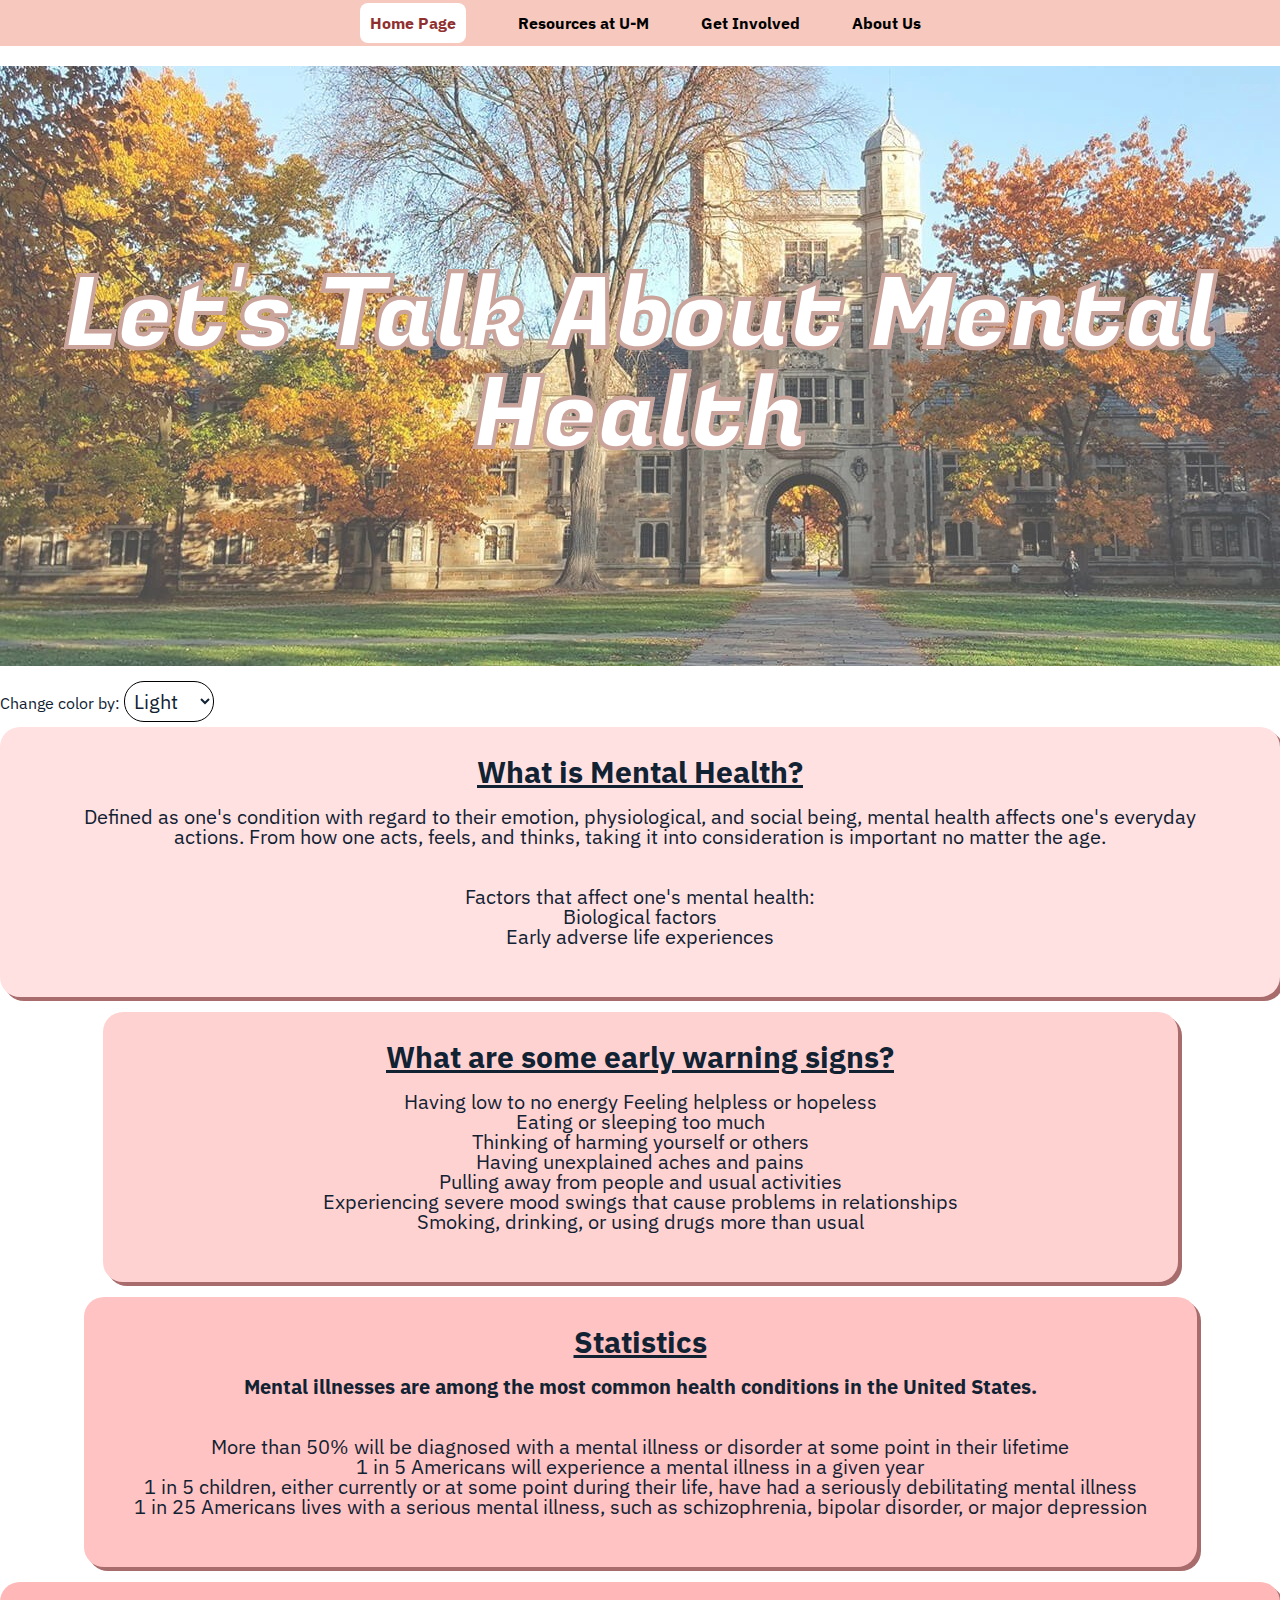
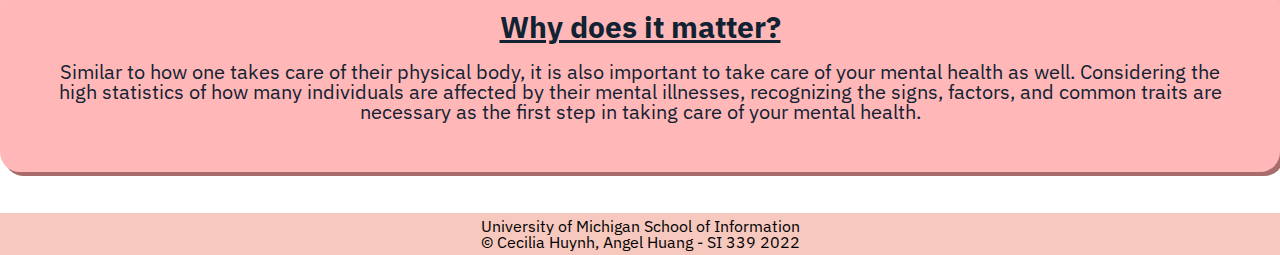
<file: index.html>
<!DOCTYPE html>
<html lang="en">
    <head>
        <meta charset="utf-8">
        <meta name="viewport" content="width=device-width, initial-scale=1.0">
        <link rel="icon" href="images/icon.png">
        <link rel="stylesheet" href="https://fonts.googleapis.com/css?family=IBM+Plex+Sans">
        <link rel="stylesheet" href="https://fonts.googleapis.com/css?family=Fugaz+One">
        <link rel="stylesheet" href="https://fonts.googleapis.com/css?family=Calistoga">
        <link rel="stylesheet" type="text/css" href="css/html5reset.css">
        <link rel="stylesheet" type="text/css" href="css/style.css">
        <title>Mental Health</title>
    </head>
    <body>
        <div class="skip"><a href= '#main'>Skip to Main Content</a></div>
        <header>
          <nav>
              <ul>
                <li><a href="index.html" class="here">Home Page</a></li>
                <li><a href="resources.html">Resources at U-M</a></li>
                <li><a href="involved.html">Get Involved</a></li>
                <li><a href="about.html">About Us</a></li>
              </ul>
            </nav>
        </header>
        <main class="container" id="main">
          <div class="title">
            <h1>Let's Talk About Mental Health</h1>
          </div>
          <label>Change color by:
            <select name="theme-select" id="theme-select">
              <option value="light">Light</option>
              <option value="purple">Purple</option>
              <option value="blue">Blue</option>
              <option value="pink">Pink</option>
              <option value="yellow">Yellow</option>
              <option value="sage">Sage</option>
            </select>
          </label>
          <div class="about_text-block" tabindex="0">
            <h2>What is Mental Health?</h2>
            <p>
              Defined as one's condition with regard to their emotion, physiological, and social being, mental health affects one's everyday actions. From how one acts, feels, and thinks, taking it into consideration is important no matter the age. 
            </p>
            <p>
              Factors that affect one's mental health:
              <br>Biological factors</br>
              Early adverse life experiences
            </p>
          </div>
          <div class="early_signs_text-block" tabindex="0">
            <h2>What are some early warning signs?</h2>
            <p>
              Having low to no energy
              Feeling helpless or hopeless
              <br>Eating or sleeping too much</br>
              Thinking of harming yourself or others
              <br>Having unexplained aches and pains</br>
              Pulling away from people and usual activities
              <br>Experiencing severe mood swings that cause problems in relationships</br>
              Smoking, drinking, or using drugs more than usual
            </p>
          </div>
          <div class="statistics_text-block" tabindex="0">
            <h2>Statistics</h2>
            <h3>Mental illnesses are among the most common health conditions in the United States.</h3>
            <p>
              <ul>
                <li>More than 50% will be diagnosed with a mental illness or disorder at some point in their lifetime</li>
                <li>1 in 5 Americans will experience a mental illness in a given year</li>
                <li>1 in 5 children, either currently or at some point during their life, have had a seriously debilitating mental illness</li>
                <li>1 in 25 Americans lives with a serious mental illness, such as schizophrenia, bipolar disorder, or major depression</li>
              </ul>
            </p>
          </div>
          <div class="why_text-block" tabindex="0">
            <h2>Why does it matter?</h2>
            <p>Similar to how one takes care of their physical body, it is also important to take care of your mental health as well. Considering the high statistics of how many individuals are affected by their mental illnesses, recognizing the signs, factors, and common traits are necessary as the first step in taking care of your mental health. </p>
          </div>
          <br>
        </main>
        <footer>
          <p>University of Michigan School of Information <br>
            &copy; Cecilia Huynh, Angel Huang - SI 339 2022</p>
        </footer>
        <script src="js/extra.js"></script>
    </body>
</html>
</file>
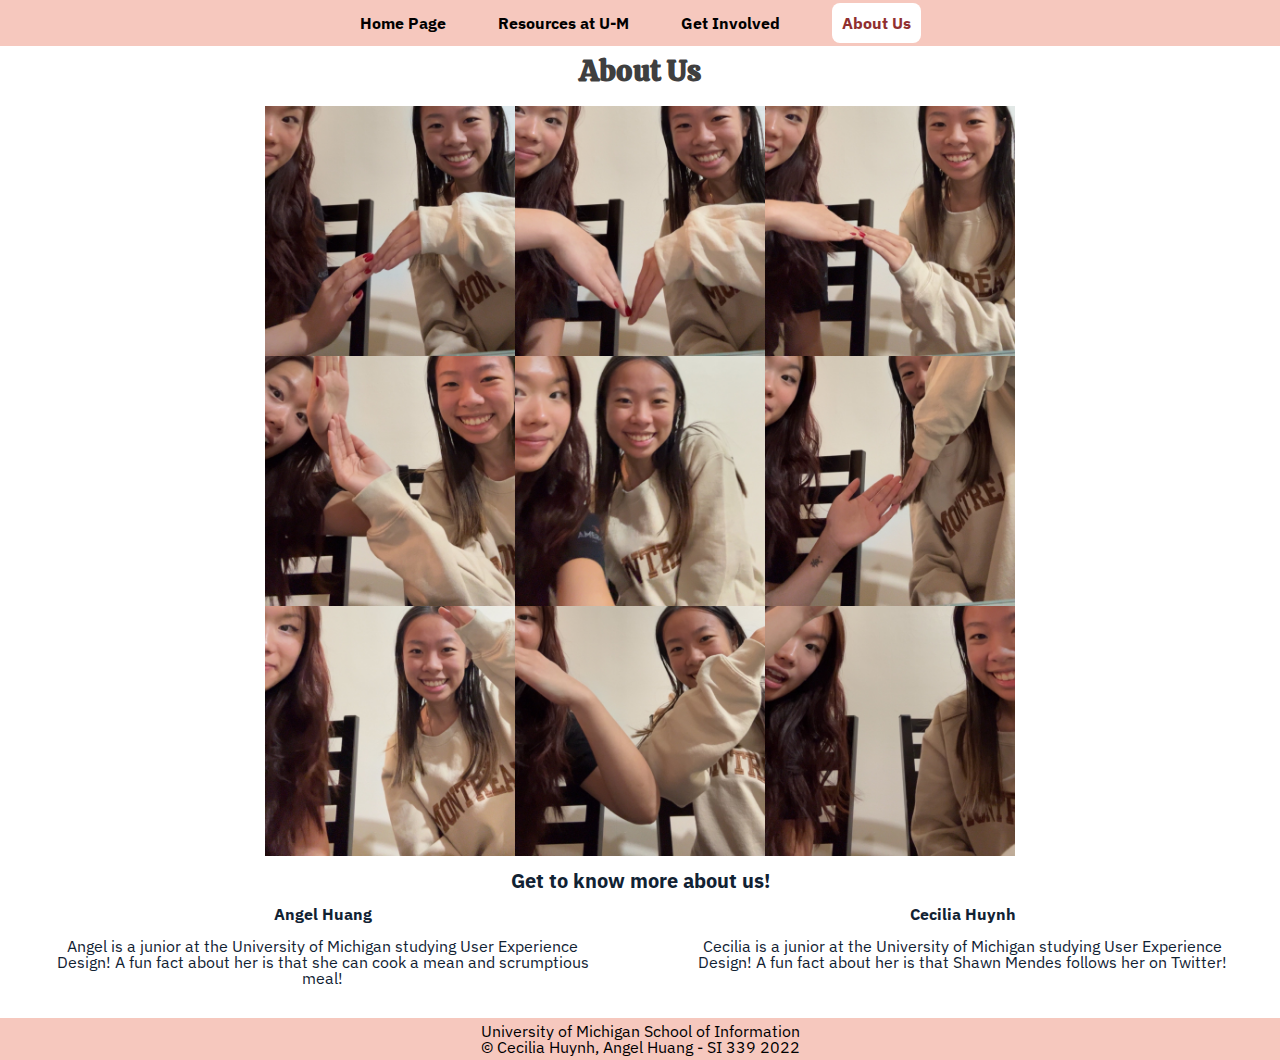
<file: about.html>
<!DOCTYPE html>
<html lang="en">
    <head>
        <meta charset="utf-8">
        <meta name="viewport" content="width=device-width, initial-scale=1.0">
        <link rel="icon" href="images/icon.png">
        <link rel="stylesheet" type="text/css" href="css/html5reset.css">
        <link rel="stylesheet" type="text/css" href="css/style.css">
        <link rel="stylesheet" href="https://fonts.googleapis.com/css?family=IBM+Plex+Sans">
        <link rel="stylesheet" href="https://fonts.googleapis.com/css?family=Fugaz+One">
        <link rel="stylesheet" href="https://fonts.googleapis.com/css?family=Calistoga">
        <title>About Us</title>
    </head>
    <body>
        <div class="skip"><a href= '#main'>Skip to Main Content</a></div>
        <header>
            <nav>
                <ul>
                    <li><a href="index.html">Home Page</a></li>
                    <li><a href="resources.html">Resources at U-M</a></li>
                    <li><a href="involved.html">Get Involved</a></li>
                    <li><a href="about.html" class="here">About Us</a></li>
                </ul>
            </nav>  
            <h1>About Us</h1>
        </header>
        <main class="container" id="main">
            <div class = "grid2">
                <div class = "1_heart" id = "lefttop_heart">
                    <img src = "images/left_top.jpg" width="350" alt = "left top of heart"/></a>
                </div>
                <div class = "2_heart" id = "middletop_heart">
                    <img src = "images/top_middle.jpg" width="350" alt = "top middle of heart"/></a>
                </div>
                <div class = "3_heart" id = "righttop_heart">
                    <img src = "images/right_top.jpg" width="350" alt = "right top of heart"/></a>
                </div>
                <div class = "4_heart" id = "leftmiddle_heart">
                    <img src = "images/left_middle.jpg" width="350" alt = "left middle of heart"/></a>
                </div>
                <div class = "5_heart" id = "middlemiddle_heart">
                    <img src = "images/middle.jpg" width="350" alt = "middle of heart"/></a>
                </div>
                <div class = "6_heart" id = "middleright_heart">
                    <img src = "images/right_middle.jpg" width="350" alt = "right middle of heart"/></a>
                </div>
                <div class = "7_heart" id = "bottomleft_heart">
                    <img src = "images/left_bottom.jpg" width="350" alt = "left bottom of heart"/></a>
                </div>
                <div class = "8_heart" id = "bottommiddle_heart">
                    <img src = "images/bottom_middle.jpg" width="350" alt = "bottom middle of heart"/></a>
                </div>
                <div class = "9_heart" id = "bottomright_heart">
                    <img src = "images/right_bottom.jpg" width="350" alt = "right bottom of heart"/></a>
                </div>
            </div>
            <h2>Get to know more about us!</h2>
            <div class = "textgrid">
                <div>
                    <h3>Angel Huang</h3><br>
                    <p>Angel is a junior at the University of Michigan studying User Experience Design! A fun fact about her is that she can cook a mean and scrumptious meal!</p>
                    <br>
                    <br>
                </div>
                <div>
                    <h3>Cecilia Huynh</h3><br>
                    <p>Cecilia is a junior at the University of Michigan studying User Experience Design! A fun fact about her is that Shawn Mendes follows her on Twitter!</p>
                    <br>
                    <br>
                </div>
            </div>
    </main>
        <footer>
            <p>University of Michigan School of Information <br>
            &copy; Cecilia Huynh, Angel Huang - SI 339 2022</p>
        </footer>
    </body>
</html>
</file>
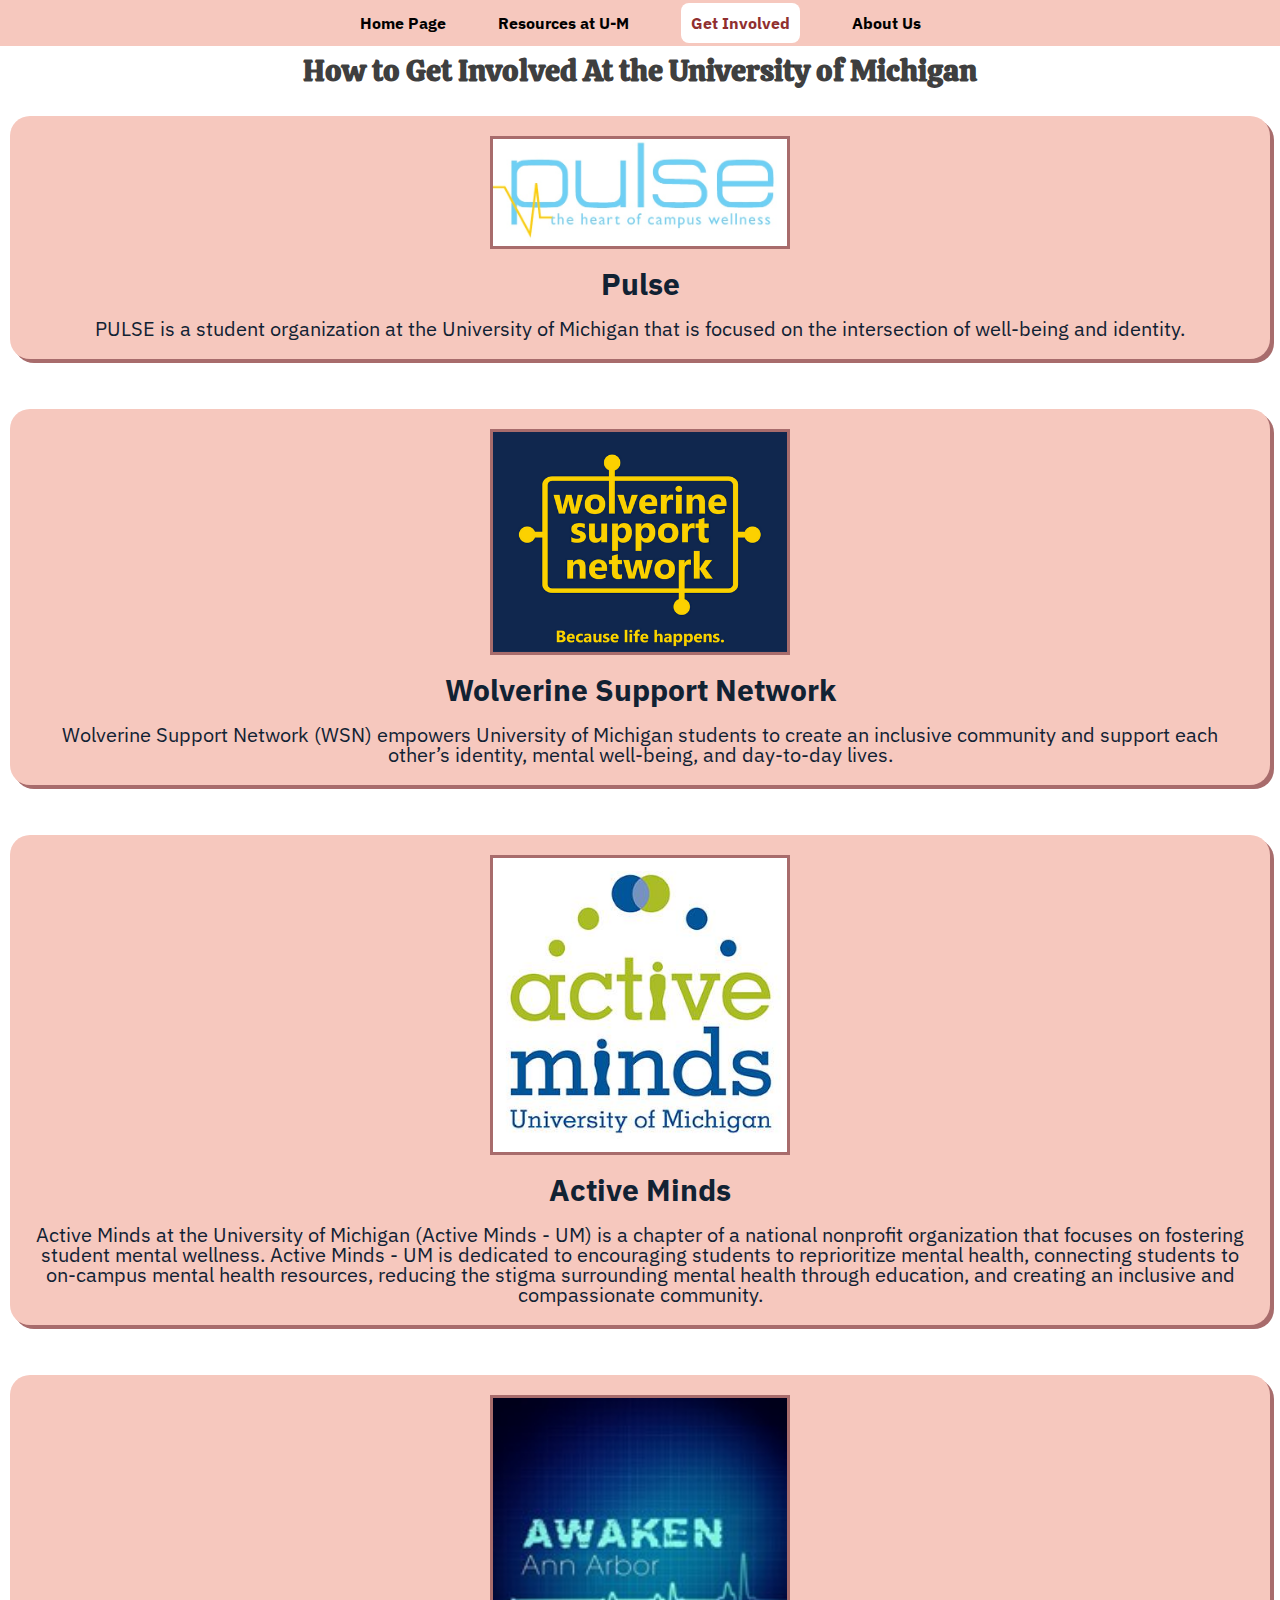
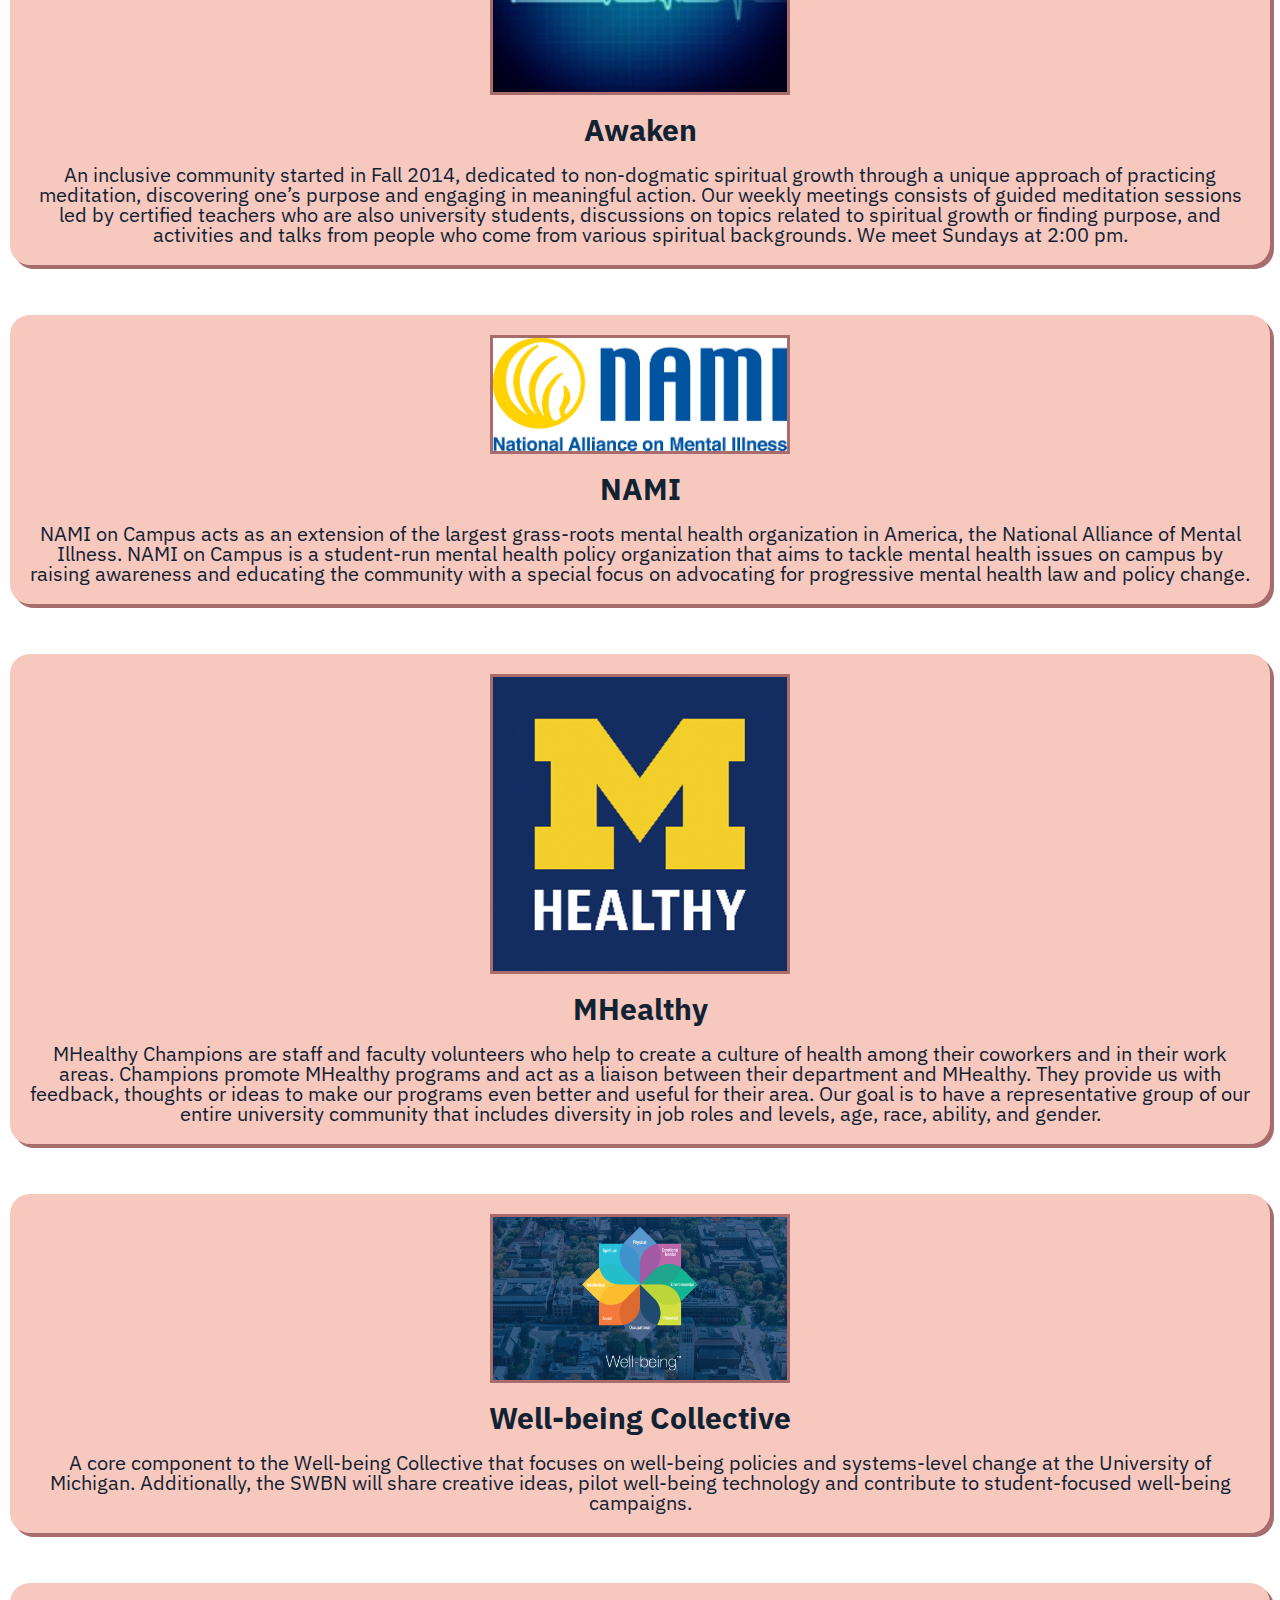
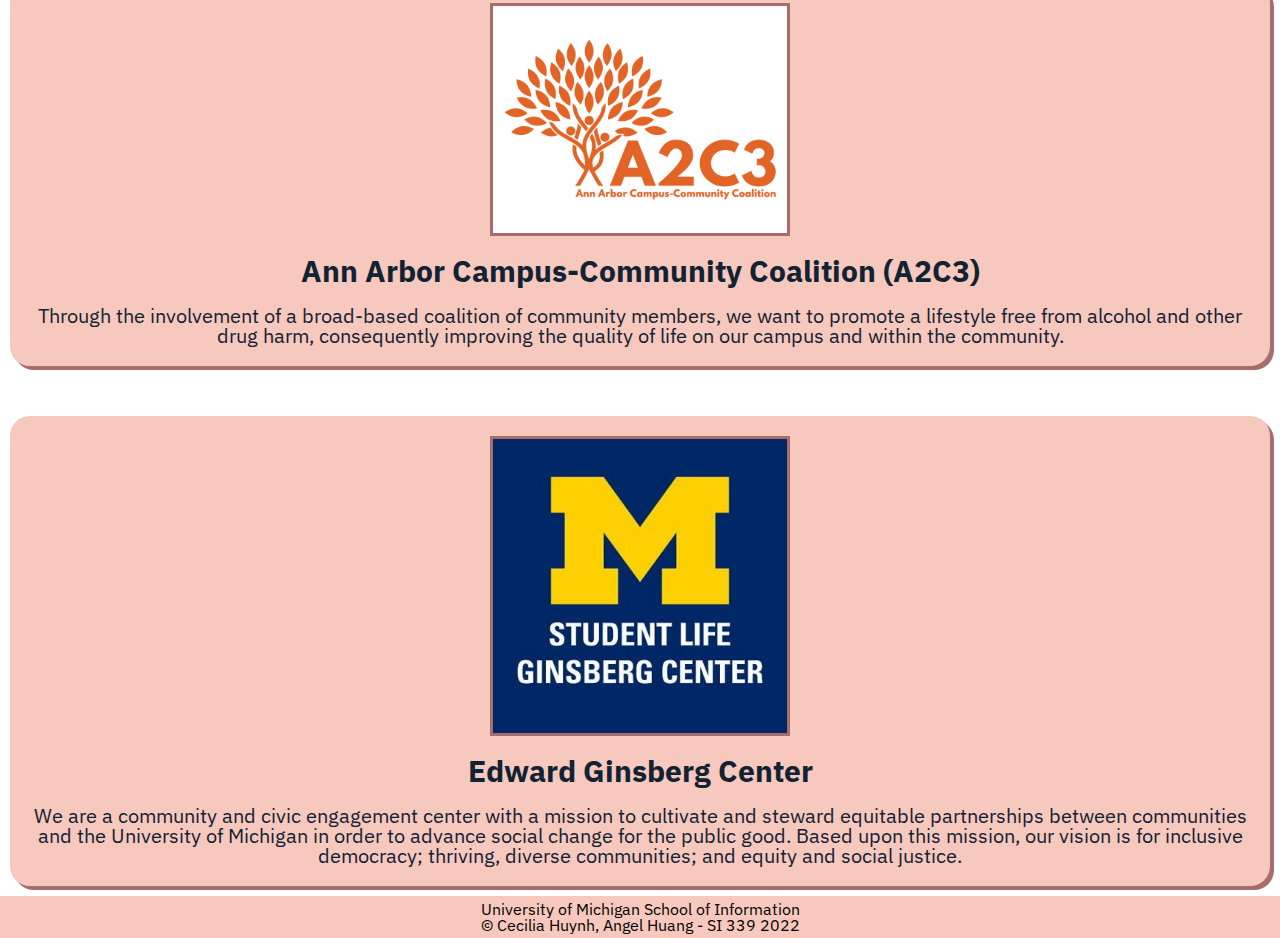
<file: involved.html>
<!DOCTYPE html>
<html lang="en">
    <head>
        <meta charset="utf-8">
        <meta name="viewport" content="width=device-width, initial-scale=1.0">
        <link rel="icon" href="images/icon.png">
        <link rel="stylesheet" href="https://fonts.googleapis.com/css?family=IBM+Plex+Sans">
        <link rel="stylesheet" href="https://fonts.googleapis.com/css?family=Fugaz+One">
        <link rel="stylesheet" href="https://fonts.googleapis.com/css?family=Calistoga">
        <link rel="stylesheet" type="text/css" href="css/html5reset.css">
        <link rel="stylesheet" type="text/css" href="css/style.css">
        <title>How to Get Involved At the University of Michigan</title>
    </head>
    <body>
        <div class="skip"><a href= '#main'>Skip to Main Content</a></div>
        <header>
            <nav>
                <ul>
                    <li><a href="index.html">Home Page</a></li>
                    <li><a href="resources.html">Resources at U-M</a></li>
                    <li><a href="involved.html" class="here">Get Involved</a></li>
                    <li><a href="about.html">About Us</a></li>
                </ul>
            </nav>  
            <h1>How to Get Involved At the University of Michigan</h1>
        </header>
        <main class="involve" id="main">
            <div class="clubs">
                <div class="pulse">
                    <div class="gallery">
                        <img src="images/pulse.jpeg" alt="pulse" class="image">
                        <div class="overlay">
                            <a href="https://www.pulseumich.com/">
                                <div class="text">Pulse</div>
                            </a>
                        </div>
                    </div>
                    <div class="text-block" tabindex="0">
                        <h1>Pulse</h1>
                        <p>PULSE is a student organization at the University of Michigan that is focused on the intersection of well-being and identity.</p>
                    </div>
                </div>
                <div class="wolverine">
                    <div class="gallery">
                        <img src="images/wolverine_support_network.png" alt="wolverine_support_network" class="image">
                        <div class="overlay">
                            <a href="https://www.umichwsn.org/">
                                <div class="text">Wolverine Suppport Network</div>
                            </a>
                        </div>
                    </div>
                    <div class="text-block" tabindex="0">
                        <h1>Wolverine Support Network</h1>
                        <p>Wolverine Support Network (WSN) empowers University of Michigan students to create an inclusive community and support each other’s identity, mental well-being, and day-to-day lives.</p>
                    </div>
                </div>
                <div class="active">
                    <div class="gallery">
                        <img src="images/active_minds.jpeg" alt="active_minds" class="image">
                        <div class="overlay">
                            <a href="https://amuofm.wixsite.com/amuofm">
                                <div class="text">Active Minds</div>
                            </a>
                        </div>
                    </div>
                    <div class="text-block" tabindex="0">
                        <h1>Active Minds</h1>
                        <p>Active Minds at the University of Michigan (Active Minds - UM) is a chapter of a national nonprofit organization that focuses on fostering student mental wellness. Active Minds - UM is dedicated to encouraging students to reprioritize mental health, connecting students to on-campus mental health resources, reducing the stigma surrounding mental health through education, and creating an inclusive and compassionate community.</p>
                    </div>
                </div>
                <div class="awaken">
                    <div class="gallery">
                        <img src="images/awaken.jpeg" alt="awaken" class="image">
                        <div class="overlay">
                            <a href="https://maizepages.umich.edu/organization/awakenannarbor">
                                <div class="text">Awaken</div>
                            </a>
                        </div>
                    </div>
                    <div class="text-block" tabindex="0">
                        <h1>Awaken</h1>
                        <p>An inclusive community started in Fall 2014, dedicated to non-dogmatic spiritual growth through a unique approach of practicing meditation, discovering one’s purpose and engaging in meaningful action. Our weekly meetings consists of guided meditation sessions led by certified teachers who are also university students, discussions on topics related to spiritual growth or finding purpose, and activities and talks from people who come from various spiritual backgrounds. We meet Sundays at 2:00 pm.</p>
                    </div>
                </div>
                <div class="nami">
                    <div class="gallery">
                        <img src="images/nami.jpeg" alt="nami" class="image">
                        <div class="overlay">
                            <a href="https://www.nami.org/Your-Journey/Kids-Teens-and-Young-Adults/Young-Adults/Mental-Health-in-College">
                                <div class="text">NAMI</div>
                            </a>
                        </div>
                    </div>
                    <div class="text-block" tabindex="0">
                        <h1>NAMI</h1>
                        <p>NAMI on Campus acts as an extension of the largest grass-roots mental health organization in America, the National Alliance of Mental Illness. NAMI on Campus is a student-run mental health policy organization that aims to tackle mental health issues on campus by raising awareness and educating the community with a special focus on advocating for progressive mental health law and policy change.</p>
                    </div>
                </div>
                <div class="mhealthy">
                    <div class="gallery">
                        <img src="images/mhealthy.png" alt="mhealthy-champions" class="image">
                        <div class="overlay">
                            <a href="https://hr.umich.edu/benefits-wellness/health-well-being/mhealthy/more-well-being-resources/mhealthy-champions">
                                <div class="text">MHealthy</div>
                            </a>
                        </div>
                    </div>
                    <div class="text-block" tabindex="0">
                        <h1>MHealthy</h1>
                        <p>MHealthy Champions are staff and faculty volunteers who help to create a culture of health among their coworkers and in their work areas. Champions promote MHealthy programs and act as a liaison between their department and MHealthy. They provide us with feedback, thoughts or ideas to make our programs even better and useful for their area. Our goal is to have a representative group of our entire university community that includes diversity in job roles and levels, age, race, ability, and gender.
                        </p>
                    </div>
                </div>
                <div class="wellbeing">
                    <div class="gallery">
                        <img src="images/wellbeing.png" alt = "wellbeing_network" class="image">
                        <div class="overlay">
                            <a href="https://docs.google.com/forms/d/e/1FAIpQLSeGm3qnsaj4MwGFzb6DVXHKBQQrnjMCriSqYpuW4-vYU7xHtw/viewform">
                                <div class="text">Well-being Collective</div>
                            </a>
                        </div>
                    </div>
                    <div class="text-block" tabindex="0">
                        <h1>Well-being Collective</h1>
                        <p>A core component to the Well-being Collective that focuses on well-being policies and systems-level change at the University of Michigan. Additionally, the SWBN will share creative ideas, pilot well-being technology and contribute to student-focused well-being campaigns.</p>
                    </div>
                </div>
                <div class="a2c3">
                    <div class="gallery">
                        <img src="images/a2c3.jpeg" alt = "a2c3" class="image">
                        <div class="overlay">
                            <a href="https://uhs.umich.edu/a2c3">
                                <div class="text">Ann Arbor Campus-Community Coalition (A2C3)</div>
                            </a>
                        </div>
                    </div>
                    <div class="text-block" tabindex="0">
                        <h1>Ann Arbor Campus-Community Coalition (A2C3)</h1>
                        <p>Through the involvement of a broad-based coalition of community members, we want to promote a lifestyle free from alcohol and other drug harm, consequently improving the quality of life on our campus and within the community.</p>
                    </div>
                </div>
                <div class="ginsberg">
                    <div class="gallery">
                        <img src="images/ginsberg.png" alt = "ginsberg" class="image">
                        <div class="overlay">
                            <a href="https://ginsberg.umich.edu/">
                                <div class="text">Edward Ginsberg Center</div>
                            </a>
                        </div>
                    </div>
                    <div class="text-block" tabindex="0">
                        <h1>Edward Ginsberg Center</h1>
                        <p>We are a community and civic engagement center with a mission to cultivate and steward equitable partnerships between communities and the University of Michigan in order to advance social change for the public good. Based upon this mission, our vision is for inclusive democracy; thriving, diverse communities; and equity and social justice.</p>
                    </div>
                </div>
            </div>
        </main>
        <footer>
            <p>University of Michigan School of Information <br>
            &copy; Cecilia Huynh, Angel Huang - SI 339 2022</p>
        </footer>
    </body>
</html>
</file>
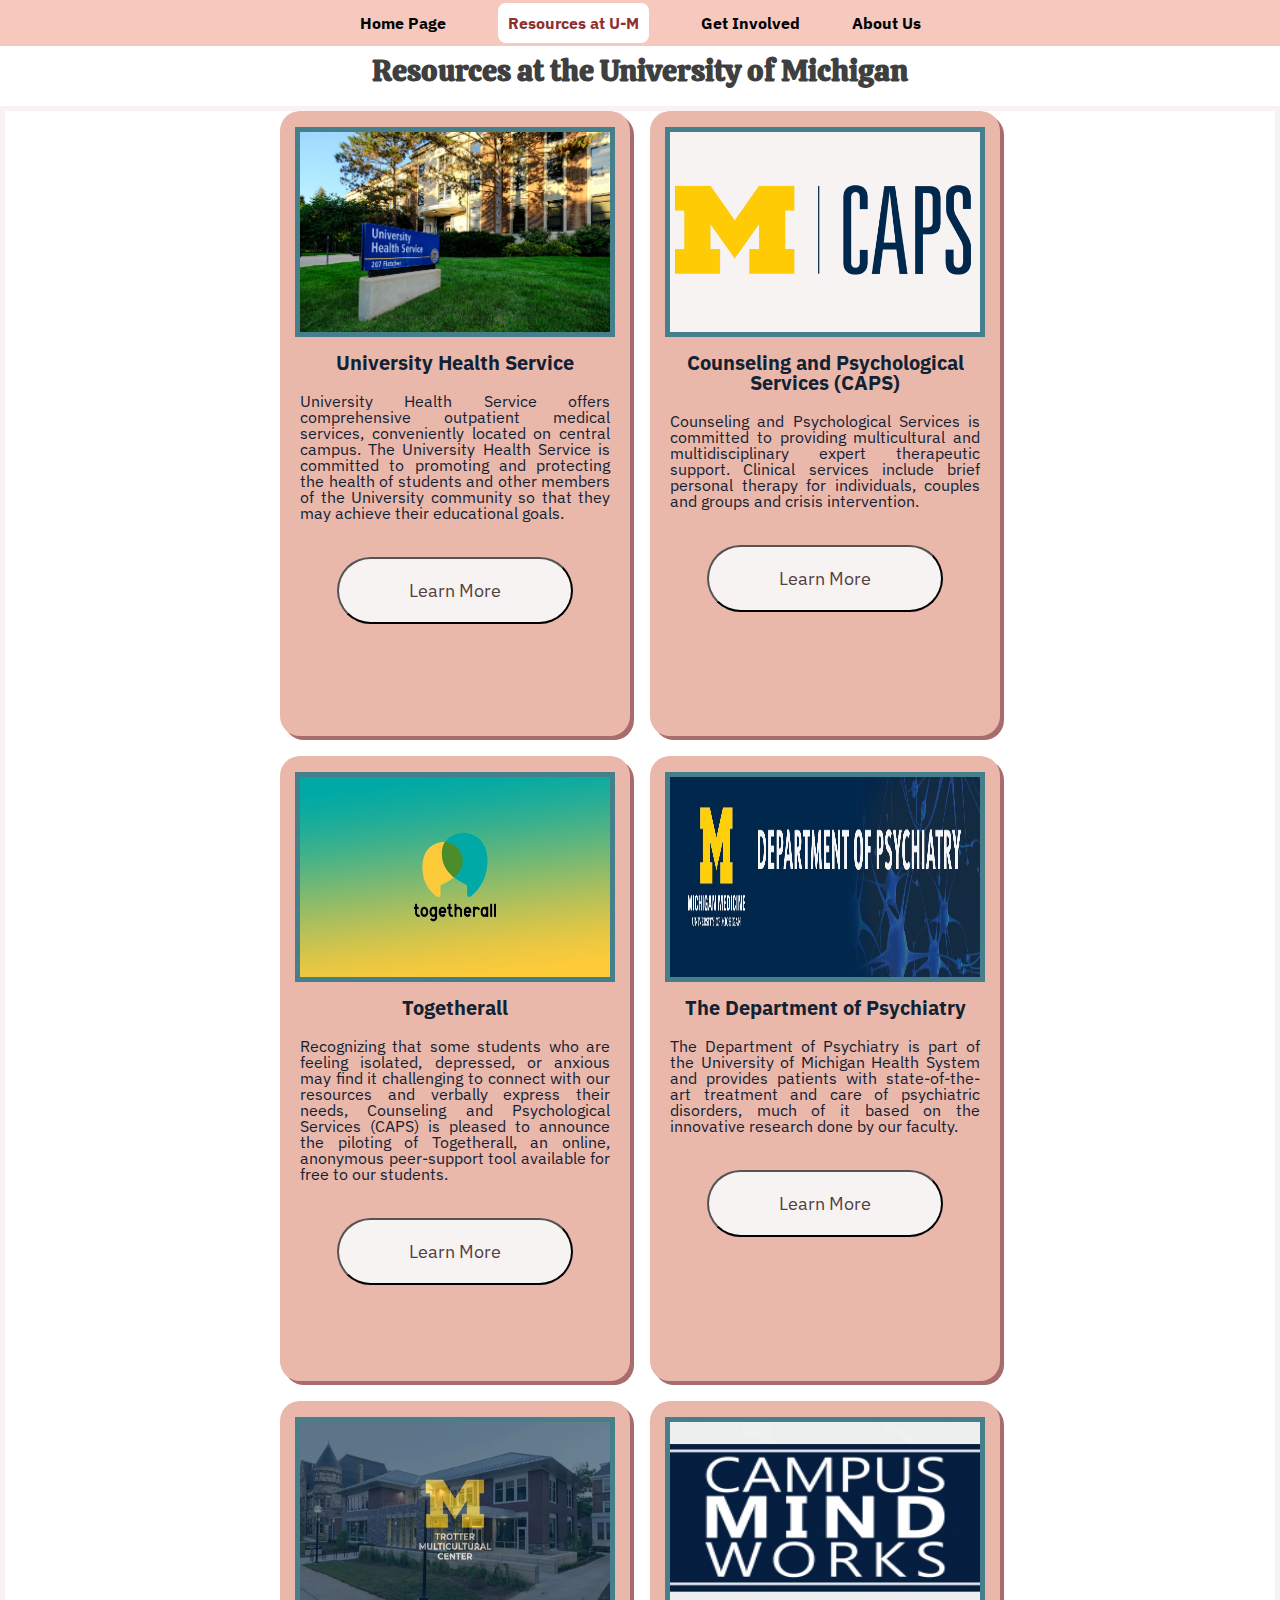
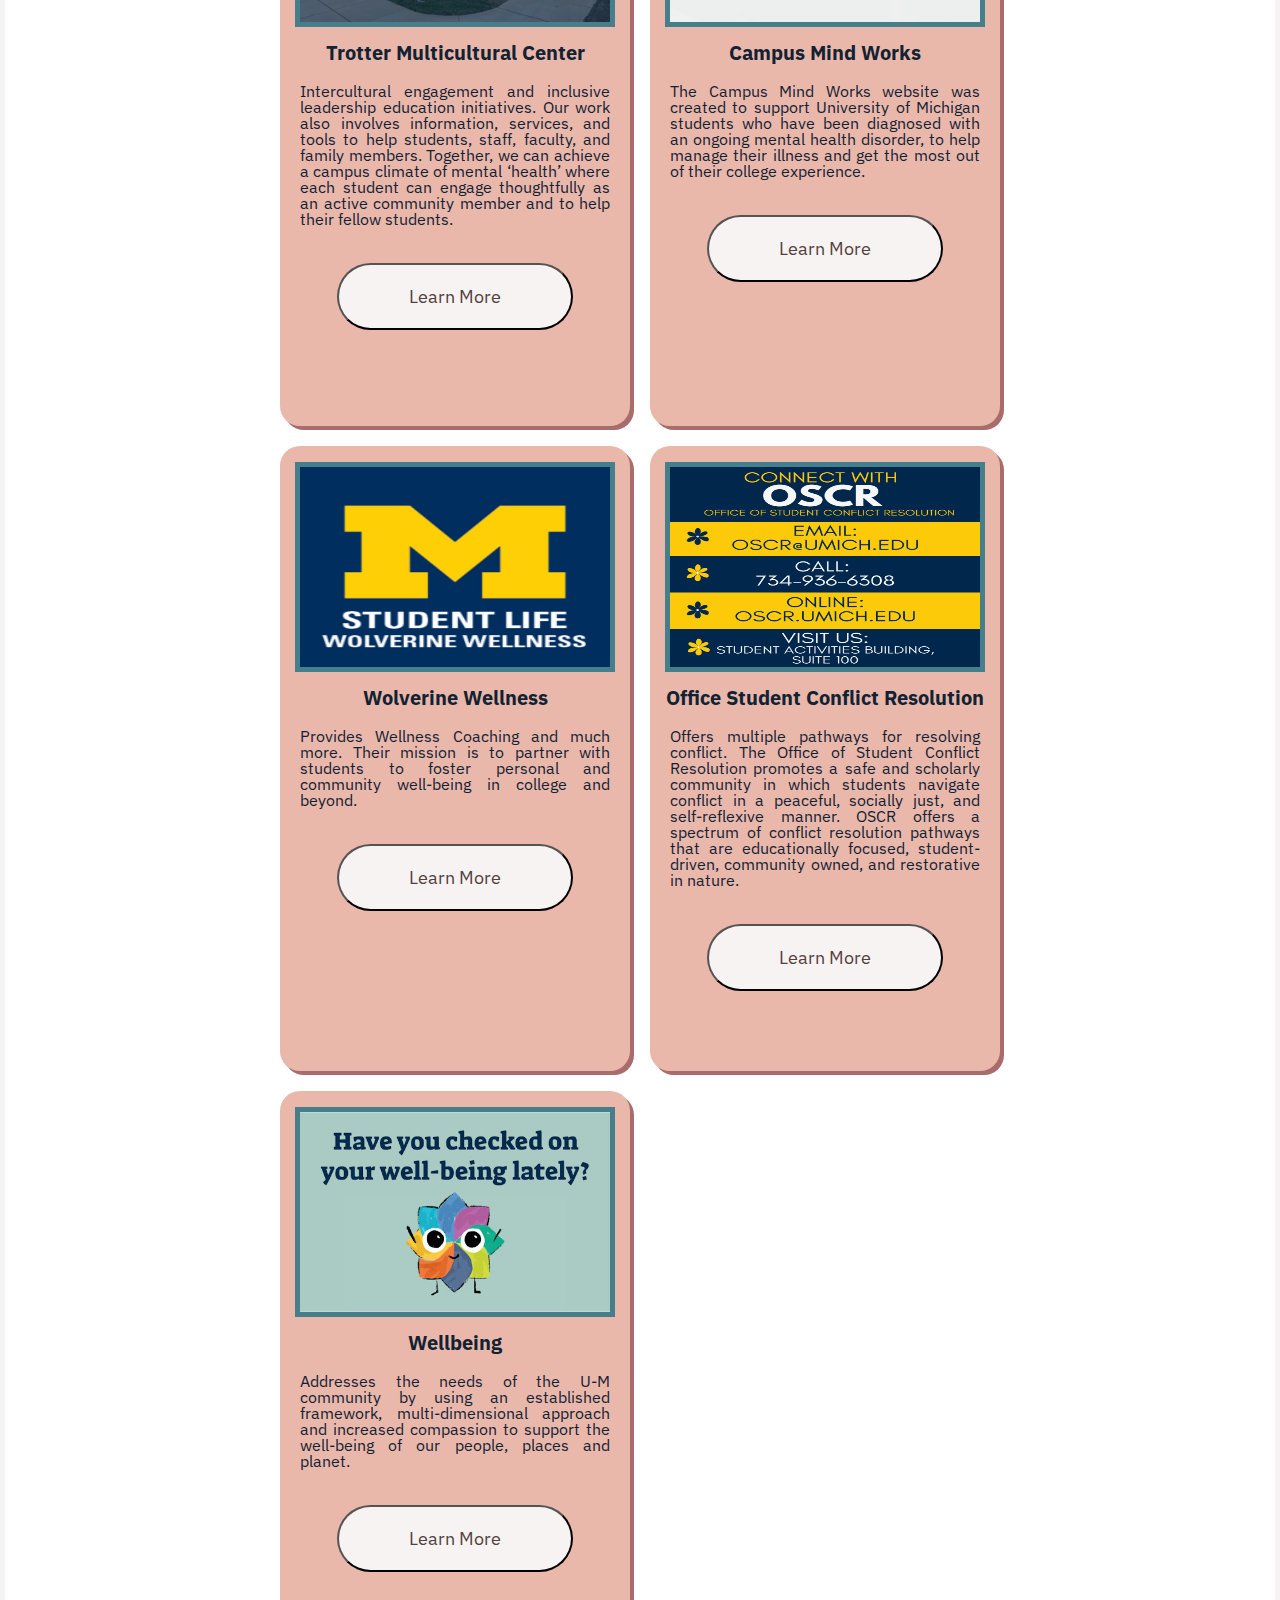
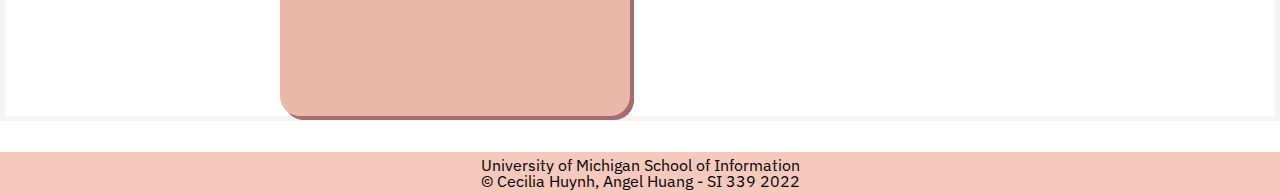
<file: resources.html>
<!DOCTYPE html>
<html lang="en">
    <head>
        <meta charset="utf-8">
        <meta name="viewport" content="width=device-width, initial-scale=1.0">
        <link rel="icon" href="images/icon.png">
        <link rel="stylesheet" href="https://fonts.googleapis.com/css?family=IBM+Plex+Sans">
        <link rel="stylesheet" href="https://fonts.googleapis.com/css?family=Fugaz+One">
        <link rel="stylesheet" href="https://fonts.googleapis.com/css?family=Calistoga">
        <link rel="stylesheet" type="text/css" href="css/html5reset.css">
        <link rel="stylesheet" type="text/css" href="css/style.css">
        <title>Resources at the University of Michigan</title>
    </head>
    <body>
        <div class="skip"><a href= '#main'>Skip to Main Content</a></div>
        <header>
            <nav>
                <ul>
                    <li><a href="index.html">Home Page</a></li>
                    <li><a href="resources.html" class="here">Resources at U-M</a></li>
                    <li><a href="involved.html">Get Involved</a></li>
                    <li><a href="about.html">About Us</a></li>
                </ul>
            </nav> 
            <h1>Resources at the University of Michigan</h1> 
            <div class = "topsection">
            </div>
        </header>
        <main class="container" id="main">
                <div class = "grid">
                    <div class = "uhs-box" id = "uhs">
                        <br>
                        <img src = "images/uhs.jpeg" width="350" alt = "uhs"/></a>
                        </br>
                        <h1>University Health Service</h1>
                        <p>University Health Service offers comprehensive outpatient medical services, conveniently located on central campus. The University Health Service is committed to promoting and protecting the health of students and other members of the University community so that they may achieve their educational goals.</p>
                        <br><button onclick="window.location.href='https://uhs.umich.edu/mentalhealthsvcs';">Learn More</button>
                        </br>
                    </div>
                    <div class = "caps-box" id = "caps">
                        <br>
                        <img src = "images/caps.png" width="350" alt = "caps"/></a>
                        </br>
                        <h1>Counseling and Psychological Services (CAPS)</h1>
                        <p>Counseling and Psychological Services is committed to providing multicultural and multidisciplinary expert therapeutic support. Clinical services include brief personal therapy for individuals, couples and groups and crisis intervention.</p>
                        <br>
                        <button onclick="window.location.href='http://www.umich.edu/~caps';">Learn More</button>
                        </br>
                    </div>
                    <div class = "togetherall-box" id = "togetherall">
                        <br>
                        <img src = "images/togetherall.jpeg" width="350" alt = "togetherall"/>
                        </br>
                        <h1>Togetherall</h1>
                        <p>Recognizing that some students who are feeling isolated, depressed, or anxious may find it challenging to connect with our resources and verbally express their needs, Counseling and Psychological Services (CAPS) is pleased to announce the piloting of Togetherall, an online, anonymous peer-support tool available for free to our students. </p>
                        <br><button onclick="window.location.href='https://caps.umich.edu/article/togetherall';">Learn More</button>
                        </br>
                    </div>
                    <div class = "psychiatry-box" id = "psychiatry">
                        <br>
                        <img src = "images/psychiatry.jpg" width="350" alt = "psychiatry"/>
                        </br>
                        <h1>The Department of Psychiatry</h1>
                        <p>The Department of Psychiatry is part of the University of Michigan Health System and provides patients with state-of-the-art treatment and care of psychiatric disorders, much of it based on the innovative research done by our faculty.</p>
                        <br><button onclick="window.location.href='https://medicine.umich.edu/dept/psychiatry';">Learn More</button></br>
                    </div>
                    <div class = "trotter-box" id = "trotter">
                        <br>
                        <img src = "images/trotter.jpeg" width="350" alt = "trotter"/>
                        </br>
                        <h1>Trotter Multicultural Center</h1>
                        <p>Intercultural engagement and inclusive leadership education initiatives. Our work also involves information, services, and tools to help students, staff, faculty, and family members. Together, we can achieve a campus climate of mental ‘health’ where each student can engage thoughtfully as an active community member and to help their fellow students.</p>
                        <br><button onclick="window.location.href='https://trotter.umich.edu/';">Learn More</button></br>
                    </div>
                    <div class = "campus_mind_works-box" id = "campus_mind_works">
                        <br>
                        <img src = "images/campus_mind_works.png" width="350" alt = "campus_mind_works"/>
                        </br>
                        <h1>Campus Mind Works</h1>
                        <p>The Campus Mind Works website was created to support University of Michigan students who have been diagnosed with an ongoing mental health disorder, to help manage their illness and get the most out of their college experience.</p>
                        <br><button onclick="window.location.href='https://uhs.umich.edu/mentalhealthsvcs';">Learn More</button></br>
                    </div>
                    <div class = "wolverine_wellness-box" id = "wolverine_wellness">
                        <br>
                        <img src = "images/wolverine_wellness.png" width="350" alt = "wolverine_wellness"/>
                        </br>
                        <h1>Wolverine Wellness</h1>
                        <p>Provides Wellness Coaching and much more. Their mission is to partner with students to foster personal and community well-being in college and beyond.</p>
                        <br><button onclick="window.location.href='https://uhs.umich.edu/wolverine-wellness';">Learn More</button></br>
                    </div>
                    <div class = "office_student_conflict_resolution-box" id = "office_student_conflict_resolution">
                        <br>
                        <img src = "images/oscr.png" width="350" alt = "office_student_conflict_resolution"/>
                        </br>
                        <h1>Office Student Conflict Resolution</h1>
                        <p>Offers multiple pathways for resolving conflict. The Office of Student Conflict Resolution promotes a safe and scholarly community in which students navigate conflict in a peaceful, socially just, and self-reflexive manner.  OSCR offers a spectrum of conflict resolution pathways that are educationally focused, student-driven, community owned, and restorative in nature. </p>
                        <br><button onclick="window.location.href='https://oscr.umich.edu/';">Learn More</button></br>
                    </div>
                    <div class = "continuum_of_care-box" id = "continuum_of_care">
                        <br>
                        <img src = "images/mh_wellness.jpeg" width="350" alt = "continuum_of_care"/>
                        </br>
                        <h1>Wellbeing</h1>
                        <p>Addresses the needs of the U-M community by using an established framework, multi-dimensional approach and increased compassion to support the well-being of our people, places and planet.</p>
                        <br><button onclick="window.location.href='https://wellbeing.umich.edu/about/continuum-of-care/';">Learn More</button></br>
                    </div>
                </div>
            <br>
        </main>
        <footer>
            <p>University of Michigan School of Information <br>
            &copy; Cecilia Huynh, Angel Huang - SI 339 2022</p>
        </footer>
    </body>
</html>
</file>
<file: css/style.css>
body{
    background-color: #F7F3F2;
}

.skip a{
    background: white;
    left: 0;
    padding: 6px;
    -webkit-transition: top 1s ease-out;
    transition: top 1s ease-out;
    z-index: 1;
}

.skip a{
    position: absolute;
    top: -40px;
}

.skip a:focus{
    position: absolute;
    top: 20px;
}

nav{
    background-color: #F6C8BE;
    text-align: right;
    font-family: "IBM Plex Sans";
    padding-top: 10px;
    width: auto;
}
nav li{
    display: block;
    margin-left: 1em;
    margin-right: 1em;
    padding: 8px;
}

nav a{
    color: black;
    font-weight: bold;
    text-decoration: none; 
}

nav a:hover{
    border: black solid 2px;
    text-decoration: underline;
    color: black;
    background-color: white;
    border-radius: 8px;
    opacity: 50%;
    padding: 10px;
}
  
nav a:focus{
    text-decoration: underline;
}

.here{
    color: rgb(144, 47, 47);
    background-color: white;
    border-radius: 8px;
    padding: 4px;
}

.title{
    display: flex;
    height: 600px;
    width: auto;
    background-image: url("../images/um.jpeg");
    background-position: left;
    opacity: 80%;
    align-items: center;
    justify-content: center;
}

.title > h1{
    font-family: "Fugaz One";
    text-align: center;
    font-weight: bolder;
    color: white;
    -webkit-text-stroke-color: #BD8D82;
    -webkit-text-stroke-width: 1px;
    font-size: 78px;
}

.about_text-block > h2{
    font-size: 30px;
    font-weight: bold;
    text-decoration: underline;
    font-family: "IBM Plex Sans";
}

.about_text-block > p{
    font-size: 20px;
    padding: 20px;
    font-family: "IBM Plex Sans";
}

.early_signs_text-block > h2{
    font-size: 30px;
    font-weight: bold;
    text-decoration: underline;
    font-family: "IBM Plex Sans";
}

.early_signs_text-block > p{
    font-size: 20px;
    padding: 20px;
    font-family: "IBM Plex Sans";
}

.why_text-block > p{
    font-size: 20px;
    padding: 20px;
    font-family: "IBM Plex Sans";
}

.statistics_text-block > h2{
    font-size: 30px;
    font-weight: bold;
    text-decoration: underline;
    font-family: "IBM Plex Sans";
}

.why_text-block > h2{
    font-size: 30px;
    font-weight: bold;
    text-decoration: underline;
    font-family: "IBM Plex Sans";
}

.statistics_text-block > h3{
    font-size: 20px;
    padding: 20px;
    font-family: "IBM Plex Sans";
}

.statistics_text-block > ul{
    font-size: 20px;
    padding: 20px;
    font-family: "IBM Plex Sans";
}

footer{
    background-color: #F6C8BE;
    color: black;
    padding: 5px;
    text-align: center;
    font-family: "IBM Plex Sans";
}

.container{
    display: grid;
    grid-template-columns: 1fr;
    row-gap: 15px;
    font-family: "IBM Plex Sans";
}

.about_text-block, .early_signs_text-block, .statistics_text-block, .why_text-block{
    margin: auto;
    text-align: center;
    word-wrap: break-word;
    font-family: "IBM Plex Sans";
    padding: 30px;
}

div.about_text-block, div.early_signs_text-block, div.statistics_text-block, div.why_text-block{
    width: auto;
    border-radius: 20px;
    box-shadow: 4px 4px 0px 0px rgba(168, 108, 108, 1);
}

div.about_text-block:hover, div.early_signs_text-block:hover, div.statistics_text-block:hover, div.why_text-block:hover{
    transform: translateY(-10px);
    transition: transform 250ms;
}

div.early_signs_text-block{
    padding-left: 0px;
    padding-right: 0px;
}

div.about_text-block{
    background-color: #ffe1e1;
}

div.early_signs_text-block{
    background-color: #ffd2d2;
}

div.statistics_text-block{
    background-color: #ffc3c3;
}

div.why_text-block{
    background-color: #ffb7b7;
}

:root,
:root.light {
    --bg-color: #fff;
    --text-color: #123;
}

:root.purple {
    --bg-color: #E7DBEB;
    --text-color: #111213;
}

:root.blue {
    --bg-color: #7d98b1;
    --text-color: #111213;
}

:root.pink {
    --bg-color: #f4c6ce;
    --text-color: #111213;
}

:root.yellow {
    --bg-color: rgb(246, 250, 201);
    --text-color: #111213;
}

:root.sage {
    --bg-color: #d4ebc7;
    --text-color: #111213;
}

select {
    padding: 5px;
    font-size: 20px;
    font-family: inherit;
    background-color: var(--bg-color);
    color: var(--text-color);
    border-radius: 20px;
    border: solid 1px black;
    margin-left: auto;
    margin-right: auto;
}
body {
    margin: 0;
    background-color: var(--bg-color);
    background-image: var(--bg-url);
    color: var(--text-color);
    font-family: var(--font-family, "IBM Plex Sans", sans-serif);
}

header h1{
    font-family: "Calistoga";
    text-align: center;
    padding-top: 10px;
    color: rgba(10, 10, 10, 0.795);
    font-size: 30px;
}

header{
    padding-bottom: 20px;
}

.clubs{
    display: flex;
    flex-direction: column;
    align-items: left;
    margin: 10px;
    row-gap: 50px;
    flex-wrap: nowrap;
}

.pulse, .wolverine, .active, .awaken, .nami, .mhealthy, .wellbeing, .a2c3, .ginsberg{
    display: flex;
    flex-direction: column;
    column-gap: 200px;
    padding: 20px;
    background-color: #F6C8BE;
    align-items: center;
    border-radius: 20px;
    box-shadow: 4px 4px 0px 0px rgba(168, 108, 108, 1);
}

.image{
    display: block;
    width: 300px;
    height: auto;
    box-sizing: border-box;
    border: solid rgba(168, 108, 108, 1) 3px;
}

.overlay {
    position: absolute;
    /* bottom: auto;
    left: auto;
    right: auto; */
    height: 200px;
    width: 300px;
    opacity: 0;
    transition: .5s ease;
    background-color: white;
}
  
.gallery:hover .overlay {
    opacity: 80%;
}
  
.text {
    color: black;
    font-size: 30px;
    font-family: "Calistoga";
    position: absolute;
    top: 50%;
    left: 50%;
    -webkit-transform: translate(-50%, -50%);
    -ms-transform: translate(-50%, -50%);
    transform: translate(-50%, -50%);
    text-align: center;
}

.text-block{
    font-size: 20px;
    font-family: "IBM Plex Sans";
    text-align: center;
}

.text-block > h1{
    font-size: 30px;
    text-align: center;
    padding-bottom: 20px;
    padding-top: 20px;
}

/* resources css */
.grid img{
    grid-column: span 1;
    grid-row: span 4;
    height: 200px;
    width: 310px;
    align-self: center;
    margin: 0 auto;
    display: block;
    border: solid 5px #543E3E;
}

.grid p{
    padding: 0px 115px 0px 115px;
    text-align: justify;
}

.uhs-box > h1, .caps-box > h1,.togetherall-box > h1, .psychiatry-box > h1, .trotter-box > h1, .campus_mind_works-box > h1, .wolverine_wellness-box > h1, .office_student_conflict_resolution-box > h1, .continuum_of_care-box > h1{
    font-size: 20px;
    font-weight: bolder;
    text-align: center;
    font-family: "IBM Plex Sans";
}

.uhs-box > p, .caps-box > p,.togetherall-box > p, .psychiatry-box > p, .trotter-box > p, .campus_mind_works-box > p, .wolverine_wellness-box > p, .office_student_conflict_resolution-box > p, .continuum_of_care-box > p{
    text-align: center;
    font-family: "IBM Plex Sans";
}

.grid button{
    margin: 0 auto;
    display: block;
    background-color: #F7F3F2;
    color: #543E3E;
    font-family: "IBM Plex Sans";
    padding: 10px 115px 10px 115px;
    font-size: medium;
    border-radius: 100px;
}

.grid button:hover{
    background-color: white;
}

.uhs-box, .caps-box,.togetherall-box, .psychiatry-box, .trotter-box, .campus_mind_works-box, .wolverine_wellness-box, .office_student_conflict_resolution-box, .continuum_of_care-box{
    background-color: #EAB7AB;
    justify-content: center;
    border-radius: 20px;
    box-shadow: 4px 4px 0px 0px rgba(168, 108, 108, 1);
    font-family: "IBM Plex Sans";
}

.caps-box img {
    background-color: #F7F3F2;
}

.grid {
    display: grid;
    grid-template-columns: auto;
    grid-template-rows: auto auto auto auto auto auto auto auto auto;
    border: 5px #F7F3F2 solid;
    column-gap: 20px;
    row-gap: 20px;
    align-self: center;
    justify-content: center;
}

/* about us css */
.grid2 {
    display: grid;
    grid-template-columns: auto auto auto;
    grid-template-rows: auto auto auto;
    justify-content: center;
}

.grid2 img{
    grid-column: auto;
    grid-row: auto;
    height: 100px;
    width: 100px;
    align-self: center;
    margin: 0 auto;
    display: block;
}


h2 {
    font-size: 20px;
    text-align: center;
    font-weight: bold;
}

.textgrid {
    display: grid;
    grid-template-columns: auto auto;
    grid-template-rows: auto auto;
    text-align: center;
}

.textgrid p {
    padding: 0px 50px 0px 50px
}


@media screen and (min-width: 800px){
    nav{
        background-color: #F6C8BE;
        padding-top: 15px;
        padding-bottom: 15px;
        text-align: center;
        font-family: "IBM Plex Sans";
        width: auto;
    }
    nav li{
        display: inline; 
        align-items: center;
        margin-left: 1em;
        margin-right: 1em;
    }
    
    nav a{
        color: black;
        font-weight: bold;
        text-decoration: none; 
    }
    
    nav a:hover{
        border: black solid 2px;
        text-decoration: underline;
        color: black;
        background-color: white;
        border-radius: 8px;
        opacity: 50%;
        padding: 10px;
    }
      
    nav a:focus{
        text-decoration: underline;
    }

    .skip a{
        background: white;
        left: 0;
        padding: 6px;
        -webkit-transition: top 1s ease-out;
        transition: top 1s ease-out;
        z-index: 1;
    }
    
    .skip a{
        position: absolute;
        top: -40px;
    }
    
    .skip a:focus{
        position: absolute;
        top: 20px;
    }

    .title{
        display: flex;
        height: 600px;
        width: auto;
        background-image: url("../images/um.jpeg");
        background-position: left;
        opacity: 80%;
        align-items: center;
        justify-content: center;
    }
    
    .title > h1{
        font-family: "Fugaz One";
        text-align: center;
        font-weight: bolder;
        color: white;
        -webkit-text-stroke-color: #BD8D82;
        -webkit-text-stroke-width: 1px;
        font-size: 100px;
    }
    
    .about_text-block, .early_signs_text-block, .statistics_text-block, .why_text-block{
        margin: auto;
        text-align: center;
        word-wrap: break-word;
        font-family: "IBM Plex Sans";
        padding: 30px;
        transition: transform 250ms;
        transform: translateY(-10px);
    }
    
    div.about_text-block, div.statistics_text-block, div.why_text-block, div.early_signs_text-block{
        width: auto;
        border-radius: 20px;
        transition: transform 250ms;
        transform: translateY(-10px);
    }

    div.about_text-block:hover, div.early_signs_text-block:hover, div.statistics_text-block:hover, div.why_text-block:hover{
        transform: translateY(-10px);
        transition: transform 250ms;
    }
    
    div.early_signs_text-block{
        padding-left: 200px;
        padding-right: 200px;
    }

    .here{
        color: rgb(144, 47, 47);
        background-color: white;
        border-radius: 8px;
        padding: 10px;
    }
    
    .clubs{
        display: flex;
        flex-direction: column;
        align-items: left;
        margin: 10px;
        row-gap: 50px;
        flex-wrap: nowrap;
    }
    
    .pulse, .wolverine, .active, .awaken, .nami, .mhealthy, .wellbeing, .a2c3, .ginsberg{
        display: flex;
        flex-direction: column;
        column-gap: 200px;
        padding: 20px;
        background-color: #F6C8BE;
        align-items: center;
        border-radius: 20px;
        box-shadow: 4px 4px 0px 0px rgba(168, 108, 108, 1);
    }

    .image{
        display: block;
        width: 300px;
        height: auto;
        box-sizing: border-box;
        border: solid rgba(168, 108, 108, 1) 3px;
    }
    
    .overlay {
        position: absolute;
        height: 200px;
        width: 300px;
        opacity: 0;
        transition: .5s ease;
        background-color: white;
    }
      
    .gallery:hover .overlay {
        opacity: 80%;
    }
      
    .text {
        color: black;
        font-size: 40px;
        font-family: "Calistoga";
        position: absolute;
        top: 50%;
        left: 50%;
        -webkit-transform: translate(-50%, -50%);
        -ms-transform: translate(-50%, -50%);
        transform: translate(-50%, -50%);
        text-align: center;
    }

    .text-block{
        font-size: 20px;
        font-family: "IBM Plex Sans";
        text-align: center;
    }

    .text-block > h1{
        font-size: 30px;
        text-align: center;
    }

    /* resources css */
    .grid img{
        grid-column: span 2;
        grid-row: span 5;
        height: 200px;
        width: 310px;
        align-self: center;
        margin: 0 auto;
        display: block;
        border: solid 5px #457F8B;
    }

    .grid p{
        padding: 20px;
        text-align: justify;
    }

    .grid button{
        margin: 0 auto;
        display: block;
        background-color: #F7F3F2;
        color: #543E3E;
        font-family: "IBM Plex Sans";
        padding: 20px 70px 20px 70px;
        font-size: large;
        border-radius: 100px;
    }

    .grid button:hover{
        background-color: white;
    }
    
    /* about us */
    .grid2 {
        display: grid;
        grid-template-columns: auto auto auto;
        grid-template-rows: auto auto auto;
        align-self: center;
        justify-content: center;
    }
    
    .grid2 img{
        grid-column: span 2;
        grid-row: span 2;
        height: 250px;
        width: 250px;
        align-self: center;
        margin: 0 auto;
        display: block;
    }

    .uhs-box, .caps-box,.togetherall-box, .psychiatry-box, .trotter-box, .campus_mind_works-box, .wolverine_wellness-box, .office_student_conflict_resolution-box, .continuum_of_care-box{
        background-color: #EAB7AB;
        justify-content: center;
        border-radius: 20px;
        box-shadow: 4px 4px 0px 0px rgba(168, 108, 108, 1);
    }

    .caps-box img {
        background-color: #F7F3F2;
    }

    .grid {
        display: grid;
        grid-template-columns: 350px 350px;
        grid-template-rows: 625px 625px 625px 625px 625px;
        border: 5px #F7F3F2 solid;
        column-gap: 20px;
        row-gap: 20px;
        align-self: center;
        justify-content: center;
    }
}


@media screen and (min-width: 1400px) {
    body{
        background-color: #F7F3F2;
    }
    nav{
        background-color: #F6C8BE;
        padding: 25px 0; 
        text-align: right;
        font-family: "IBM Plex Sans";
        width: auto;
    }
    
    nav li{
        display: inline;
        padding-right: 20px;
      
    }
    
    nav a{
        color: black;
        font-weight: bold;
        text-decoration: none; 
    }
    
    nav a:hover{
        text-decoration: underline;
    }
      
    nav a:focus{
        text-decoration: underline;
    }
    
    h1{
        font-family: "IBM Plex Sans";
        text-align: center;
    }

    .skip a{
        background: white;
        left: 0;
        padding: 6px;
        -webkit-transition: top 1s ease-out;
        transition: top 1s ease-out;
        z-index: 1;
    }
    
    .skip a{
        position: absolute;
        top: -40px;
    }
    
    .skip a:focus{
        position: absolute;
        top: 20px;
    }

    .title{
        display: flex;
        height: 600px;
        width: fit-content;
        background-image: url("../images/um.jpeg");
        background-position: left;
        opacity: 80%;
        align-items: center;
        justify-content: center;
    }
    
    .title > h1{
        font-family: "Fugaz One";
        text-align: center;
        font-weight: bolder;
        color: white;
        -webkit-text-stroke-color: #BD8D82;
        -webkit-text-stroke-width: 1px;
        font-size: 150px;
    }
    
    .here{
        color: rgb(144, 47, 47);
        background-color: white;
        border-radius: 8px;
        padding: 10px;
    }

    footer{
        background-color: #EAB7AB;
        color: black;
        padding-top: 5px;
        text-align: center;
      }
    
    .container{
        display: grid;
        grid-template-columns: 1fr;
        row-gap: 15px;
        font-family: "IBM Plex Sans";
    }
    
    .about_text-block, .early_signs_text-block, .statistics_text-block, .why_text-block{
        margin-bottom: 20px;
        text-align: center;
        word-wrap: break-word;
    }
    
    div.about_text-block, div.early_signs_text-block, div.statistics_text-block, div.why_text-block{
        width: 1000px;
        box-shadow: 4px 4px 0px 0px rgba(168, 108, 108, 1);
    }
    
    div.about_text-block, div.statistics_text-block{
        margin-left: 20px;
    }

    div.about_text-block:hover, div.early_signs_text-block:hover, div.statistics_text-block:hover, div.why_text-block:hover{
        transform: translateY(-10px);
        transition: transform 250ms;
    }

    div.early_signs_text-block, div.why_text-block{
        margin-right: 20px;
    }

    div.early_signs_text-block{
        padding-left: 0px;
        padding-right: 0px;
    }

    .clubs{
        display: flex;
        flex-direction: column;
        align-items: left;
        margin: 100px;
        row-gap: 100px;
        flex-wrap: nowrap;
    }
    
    .gallery{
        position: relative;
        width: 350px;
    }
      
    .image{
        display: block;
        width: 500px;
        height: auto;
        box-sizing: border-box;
        border: solid rgba(168, 108, 108, 1) 3px;
    }
      
    .overlay {
        position: absolute;
        top: 0;
        bottom: 0;
        left: 0;
        right: 0;
        height: 100%;
        width: 500px;
        opacity: 0;
        transition: .5s ease;
        background-color: white;
    }
      
    .gallery:hover .overlay {
        opacity: 80%;
    }
      
    .text {
        color: black;
        font-size: 40px;
        font-family: "Calistoga";
        position: absolute;
        top: 50%;
        left: 50%;
        -webkit-transform: translate(-50%, -50%);
        -ms-transform: translate(-50%, -50%);
        transform: translate(-50%, -50%);
        text-align: center;
    }
    
    .text-block{
        font-size: 20px;
        font-family: "IBM Plex Sans";
        justify-content: flex-end;
        padding-bottom: 20px;
    }
    
    .text-block > h1{
        font-size: 30px;
    }
    
    header h1{
        font-family: "Calistoga";
        text-align: center;
        padding: 10px;
        color: rgba(10, 10, 10, 0.795);
    }
    .pulse, .wolverine, .active, .awaken, .nami, .mhealthy, .wellbeing, .a2c3, .ginsberg{
        display: flex;
        flex-direction: row;
        column-gap: 200px;
        padding: 20px;
        background-color: #F6C8BE;
        align-items: center;
        border-radius: 20px;
        box-shadow: 4px 4px 0px 0px rgba(168, 108, 108, 1);
    }

    /* resources css */
    .grid img{
        grid-column: span 3;
        grid-row: span 5;
        height: 250px;
        align-self: center;
        margin: 0 auto;
        display: block;
        border: solid 5px #4B251D;
    }

    .grid p{
        padding: 20px;
        text-align: justify;
    }

    .grid button{
        margin: 0 auto;
        display: block;
        background-color: #F7F3F2;
        color: #543E3E;
        font-family: "IBM Plex Sans";
        padding: 20px 70px 20px 70px;
        font-size: large;
        border-radius: 100px;
    }

    .grid button:hover{
        background-color: white;
    }

    .uhs-box, .caps-box,.togetherall-box, .psychiatry-box, .trotter-box, .campus_mind_works-box, .wolverine_wellness-box, .office_student_conflict_resolution-box, .continuum_of_care-box{
        background-color: #EAB7AB;
        justify-content: center;
        border-radius: 20px;
        box-shadow: 4px 4px 0px 0px rgba(168, 108, 108, 1);
    }

    .caps-box img {
        background-color: #F7F3F2;
    }

    .grid {
        display: grid;
        grid-template-columns: 400px 400px 400px;
        grid-template-rows: 650px 650px 650px;
        border: 5px #F7F3F2 solid;
        column-gap: 20px;
        row-gap: 20px;
        align-self: center;
        justify-content: center;
    }
    :root,
    :root.light {
        --bg-color: #fff;
        --text-color: #123;
    }
 
    :root.purple {
        --bg-color: #E7DBEB;
        --text-color: #111213;
    }
 
    :root.blue {
        --bg-color: #7d98b1;
        --text-color: #111213;
    }
 
    :root.pink {
        --bg-color: #f4c6ce;
        --text-color: #111213;
    }
 
    :root.yellow {
        --bg-color: rgb(246, 250, 201);
        --text-color: #111213;
    }
 
    :root.sage {
        --bg-color: #d4ebc7;
        --text-color: #111213;
    }

    select {
        padding: 15px;
        font-size: 20px;
        font-family: inherit;
        background-color: var(--bg-color);
        color: var(--text-color);
        border-radius: 20px;
        border: solid 1px black;
        margin-left: auto;
        margin-right: auto;
    }
    body {
        margin: 0;
        background-color: var(--bg-color);
        background-image: var(--bg-url);
        color: var(--text-color);
        font-family: var(--font-family, "IBM Plex Sans", sans-serif);
    }

    /* about us page */
    .grid2 img{
        grid-column: span 2;
        grid-row: span 2;
        height: 300px;
        width: 300px;
        align-self: center;
        margin: 0 auto;
        display: block;
    }
    
}
</file>
